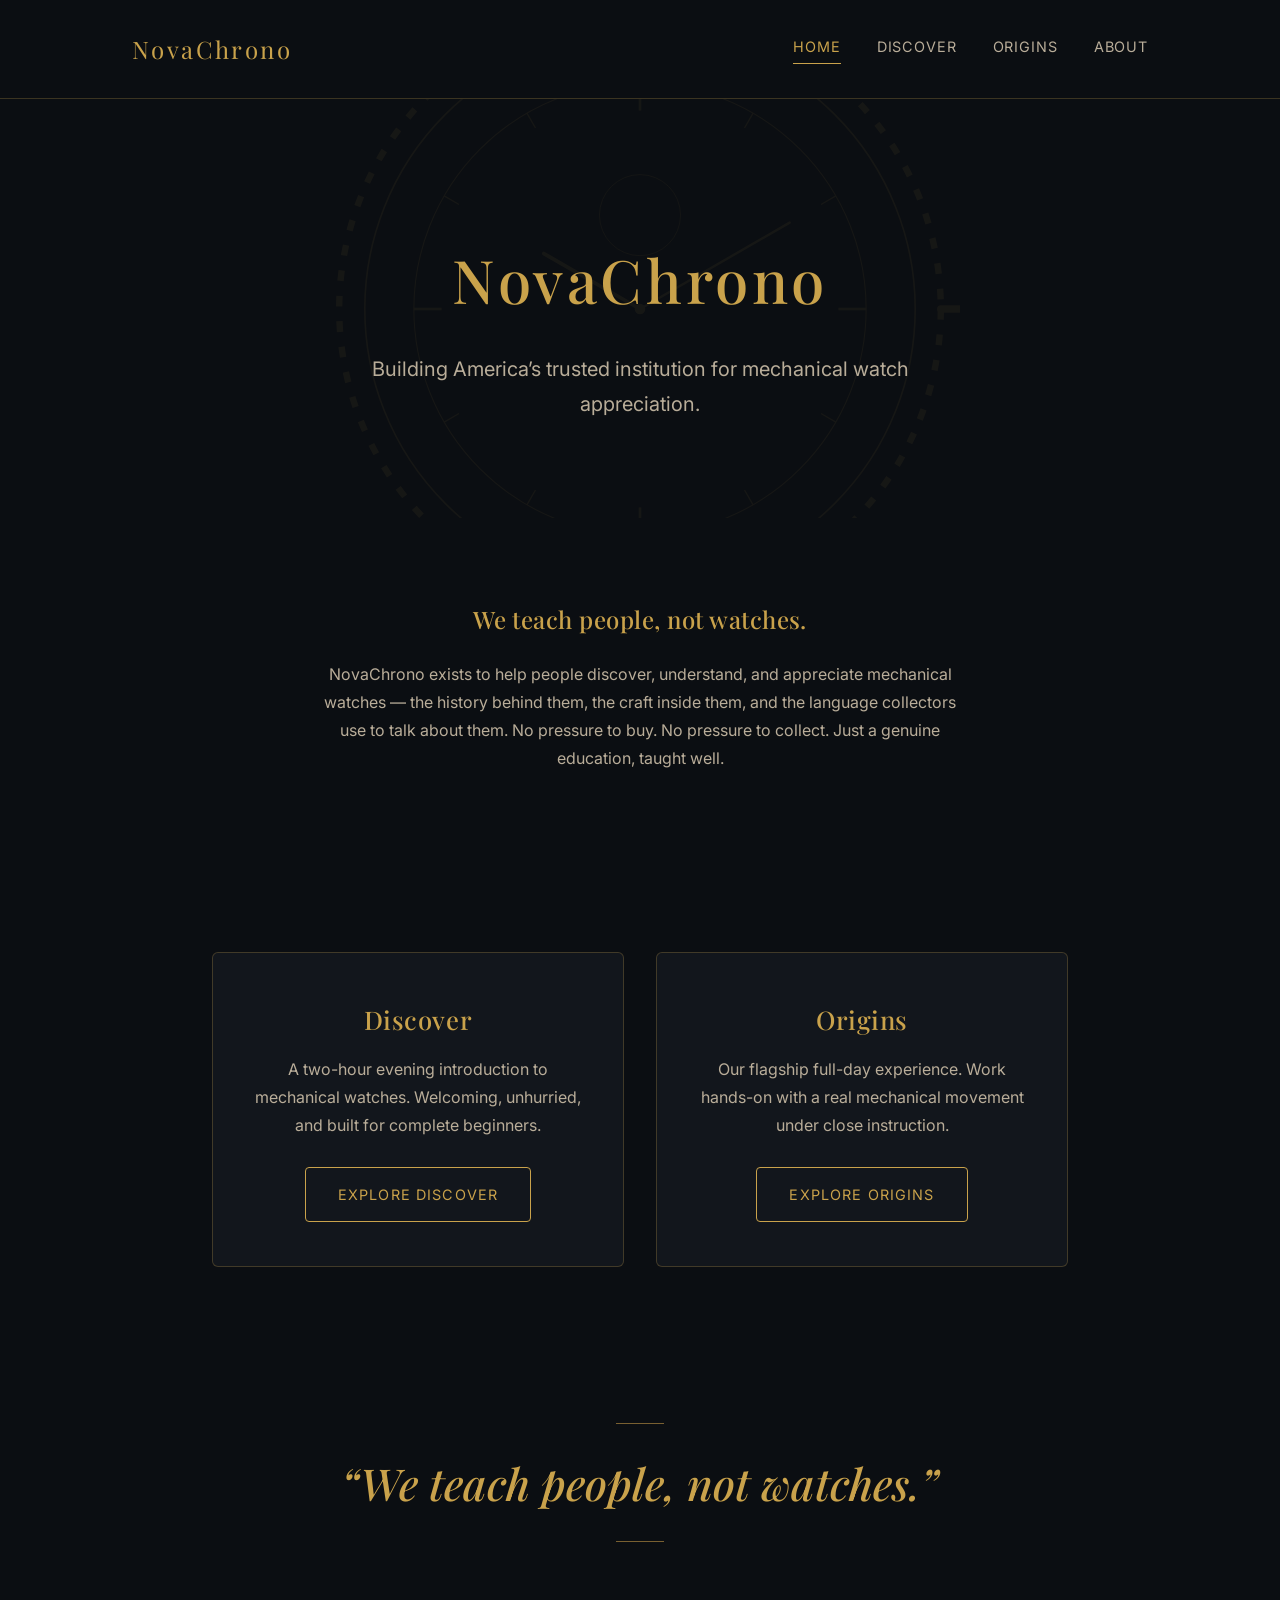
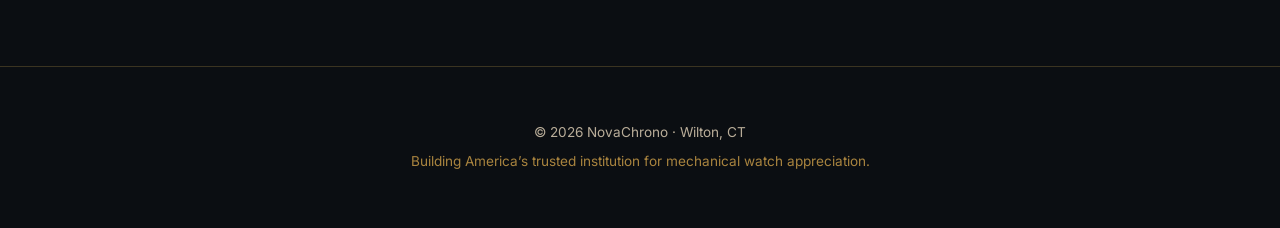
<file: index.html>
<!DOCTYPE html>
<html lang="en">
<head>
  <meta charset="UTF-8">
  <meta name="viewport" content="width=device-width, initial-scale=1.0">
  <title>NovaChrono | Mechanical Watch Education</title>
  <meta name="description" content="NovaChrono is America's independent home for mechanical watch appreciation — welcoming, hands-on education for curious beginners and collectors alike.">
  <link rel="icon" type="image/svg+xml" href="favicon.svg">
  <link rel="preconnect" href="https://fonts.googleapis.com">
  <link rel="preconnect" href="https://fonts.gstatic.com" crossorigin>
  <link href="https://fonts.googleapis.com/css2?family=Playfair+Display:wght@500;600;700&family=Inter:wght@400;500;600&display=swap" rel="stylesheet">
  <link rel="stylesheet" href="styles.css">
</head>
<body>

  <header class="site-header">
    <div class="container nav-wrap">
      <a href="index.html" class="logo">NovaChrono</a>
      <nav class="site-nav">
        <a href="index.html" class="active">Home</a>
        <a href="discover.html">Discover</a>
        <a href="origins.html">Origins</a>
        <a href="about.html">About</a>
      </nav>
    </div>
  </header>

  <main>
    <div class="hero">
      <svg class="hero-motif" viewBox="0 0 600 600" aria-hidden="true" focusable="false">
        <circle cx="300" cy="300" r="282" fill="none" stroke="currentColor" stroke-width="6" stroke-dasharray="10 14"/>
        <circle cx="300" cy="300" r="258" fill="none" stroke="currentColor" stroke-width="1.5"/>
        <circle cx="300" cy="300" r="212" fill="none" stroke="currentColor" stroke-width="1"/>
        <line x1="300" y1="114" x2="300" y2="88" stroke="currentColor" stroke-width="2.5"/>
        <line x1="398" y1="130.3" x2="406" y2="116.4" stroke="currentColor" stroke-width="1.25"/>
        <line x1="469.7" y1="202" x2="483.6" y2="194" stroke="currentColor" stroke-width="1.25"/>
        <line x1="486" y1="300" x2="512" y2="300" stroke="currentColor" stroke-width="2.5"/>
        <line x1="469.7" y1="398" x2="483.6" y2="406" stroke="currentColor" stroke-width="1.25"/>
        <line x1="398" y1="469.7" x2="406" y2="483.6" stroke="currentColor" stroke-width="1.25"/>
        <line x1="300" y1="486" x2="300" y2="512" stroke="currentColor" stroke-width="2.5"/>
        <line x1="202" y1="469.7" x2="194" y2="483.6" stroke="currentColor" stroke-width="1.25"/>
        <line x1="130.3" y1="398" x2="116.4" y2="406" stroke="currentColor" stroke-width="1.25"/>
        <line x1="114" y1="300" x2="88" y2="300" stroke="currentColor" stroke-width="2.5"/>
        <line x1="130.3" y1="202" x2="116.4" y2="194" stroke="currentColor" stroke-width="1.25"/>
        <line x1="202" y1="130.3" x2="194" y2="116.4" stroke="currentColor" stroke-width="1.25"/>
        <circle cx="300" cy="212" r="38" fill="none" stroke="currentColor" stroke-width="0.75"/>
        <line x1="300" y1="300" x2="209.9" y2="248" stroke="currentColor" stroke-width="3.5" stroke-linecap="round"/>
        <line x1="300" y1="300" x2="440.3" y2="219" stroke="currentColor" stroke-width="2.25" stroke-linecap="round"/>
        <circle cx="300" cy="300" r="5" fill="currentColor"/>
        <line x1="582" y1="300" x2="600" y2="300" stroke="currentColor" stroke-width="7" stroke-linecap="round"/>
      </svg>
      <h1>NovaChrono</h1>
      <p class="tagline">Building America&rsquo;s trusted institution for mechanical watch appreciation.</p>
    </div>

    <section class="section-narrow">
      <h2>We teach people, not watches.</h2>
      <p>
        NovaChrono exists to help people discover, understand, and appreciate mechanical
        watches &mdash; the history behind them, the craft inside them, and the language
        collectors use to talk about them. No pressure to buy. No pressure to collect.
        Just a genuine education, taught well.
      </p>
    </section>

    <section>
      <div class="card-grid">
        <div class="card">
          <h3>Discover</h3>
          <p>A two-hour evening introduction to mechanical watches. Welcoming, unhurried, and built for complete beginners.</p>
          <a href="discover.html" class="btn">Explore Discover</a>
        </div>
        <div class="card">
          <h3>Origins</h3>
          <p>Our flagship full-day experience. Work hands-on with a real mechanical movement under close instruction.</p>
          <a href="origins.html" class="btn">Explore Origins</a>
        </div>
      </div>
    </section>

    <section class="pull-quote">
      <blockquote>&ldquo;We teach people, not watches.&rdquo;</blockquote>
    </section>
  </main>

  <footer class="site-footer">
    <div class="container">
      <p>&copy; 2026 NovaChrono &middot; Wilton, CT</p>
      <p class="footer-tagline">Building America&rsquo;s trusted institution for mechanical watch appreciation.</p>
    </div>
  </footer>

</body>
</html>
</file>
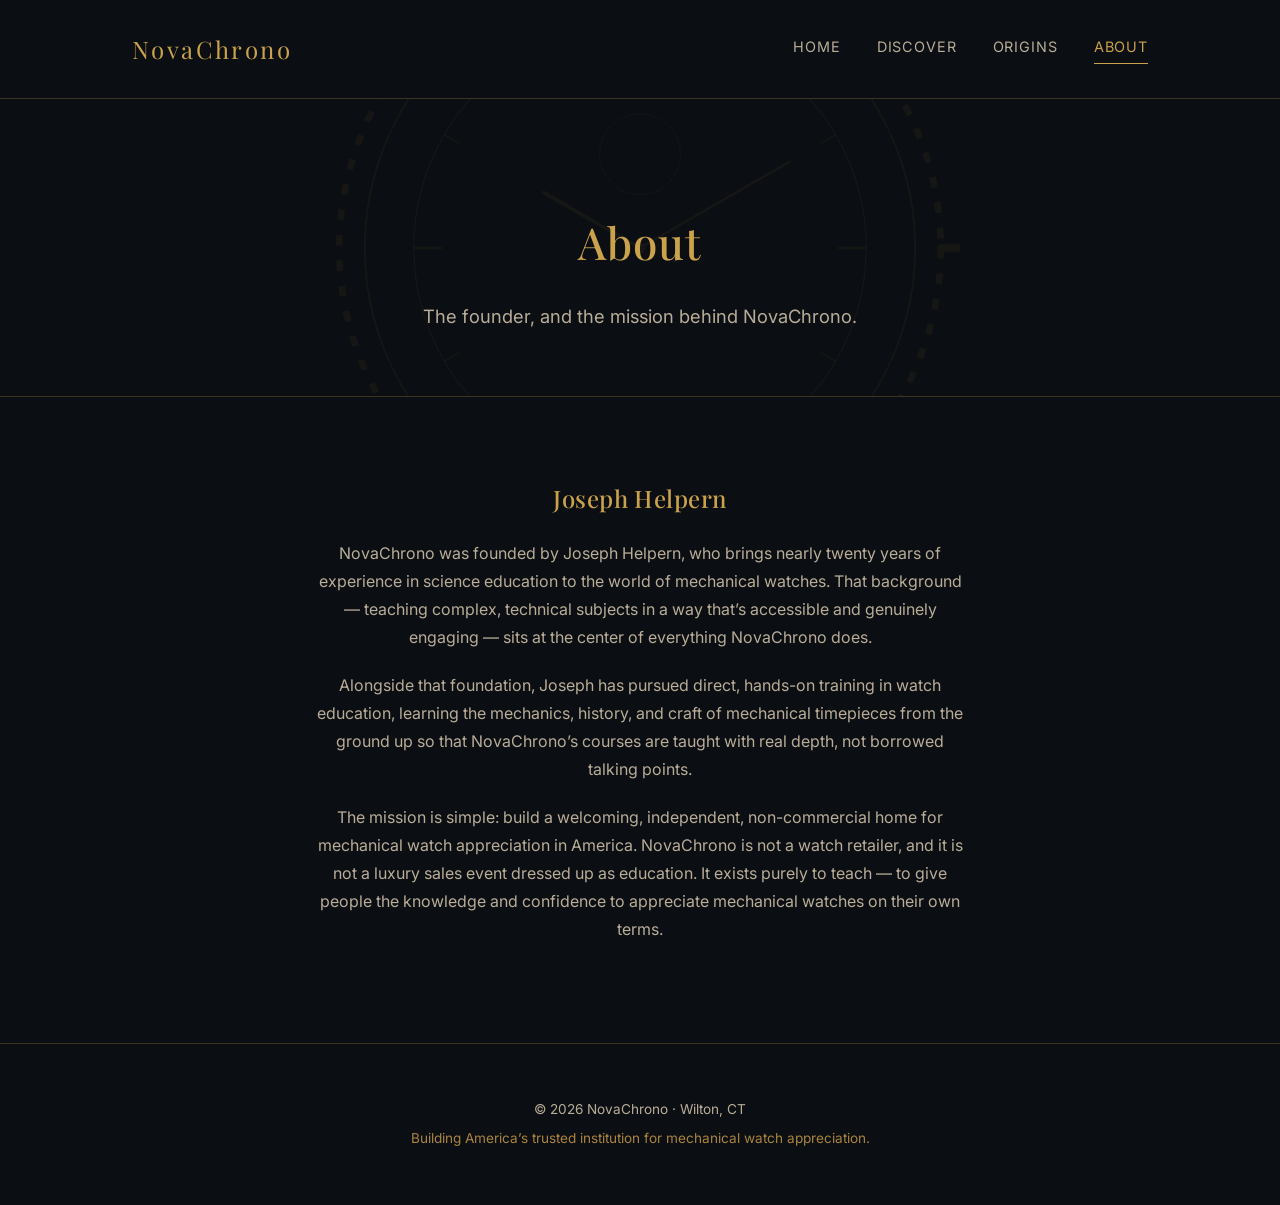
<file: about.html>
<!DOCTYPE html>
<html lang="en">
<head>
  <meta charset="UTF-8">
  <meta name="viewport" content="width=device-width, initial-scale=1.0">
  <title>About | NovaChrono</title>
  <meta name="description" content="Meet Joseph Helpern, founder of NovaChrono, and the mission behind building a welcoming, independent, non-commercial home for mechanical watch appreciation.">
  <link rel="icon" type="image/svg+xml" href="favicon.svg">
  <link rel="preconnect" href="https://fonts.googleapis.com">
  <link rel="preconnect" href="https://fonts.gstatic.com" crossorigin>
  <link href="https://fonts.googleapis.com/css2?family=Playfair+Display:wght@500;600;700&family=Inter:wght@400;500;600&display=swap" rel="stylesheet">
  <link rel="stylesheet" href="styles.css">
</head>
<body>

  <header class="site-header">
    <div class="container nav-wrap">
      <a href="index.html" class="logo">NovaChrono</a>
      <nav class="site-nav">
        <a href="index.html">Home</a>
        <a href="discover.html">Discover</a>
        <a href="origins.html">Origins</a>
        <a href="about.html" class="active">About</a>
      </nav>
    </div>
  </header>

  <main>
    <div class="page-hero">
      <svg class="page-hero-motif" viewBox="0 0 600 600" aria-hidden="true" focusable="false">
        <circle cx="300" cy="300" r="282" fill="none" stroke="currentColor" stroke-width="6" stroke-dasharray="10 14"/>
        <circle cx="300" cy="300" r="258" fill="none" stroke="currentColor" stroke-width="1.5"/>
        <circle cx="300" cy="300" r="212" fill="none" stroke="currentColor" stroke-width="1"/>
        <line x1="300" y1="114" x2="300" y2="88" stroke="currentColor" stroke-width="2.5"/>
        <line x1="398" y1="130.3" x2="406" y2="116.4" stroke="currentColor" stroke-width="1.25"/>
        <line x1="469.7" y1="202" x2="483.6" y2="194" stroke="currentColor" stroke-width="1.25"/>
        <line x1="486" y1="300" x2="512" y2="300" stroke="currentColor" stroke-width="2.5"/>
        <line x1="469.7" y1="398" x2="483.6" y2="406" stroke="currentColor" stroke-width="1.25"/>
        <line x1="398" y1="469.7" x2="406" y2="483.6" stroke="currentColor" stroke-width="1.25"/>
        <line x1="300" y1="486" x2="300" y2="512" stroke="currentColor" stroke-width="2.5"/>
        <line x1="202" y1="469.7" x2="194" y2="483.6" stroke="currentColor" stroke-width="1.25"/>
        <line x1="130.3" y1="398" x2="116.4" y2="406" stroke="currentColor" stroke-width="1.25"/>
        <line x1="114" y1="300" x2="88" y2="300" stroke="currentColor" stroke-width="2.5"/>
        <line x1="130.3" y1="202" x2="116.4" y2="194" stroke="currentColor" stroke-width="1.25"/>
        <line x1="202" y1="130.3" x2="194" y2="116.4" stroke="currentColor" stroke-width="1.25"/>
        <circle cx="300" cy="212" r="38" fill="none" stroke="currentColor" stroke-width="0.75"/>
        <line x1="300" y1="300" x2="209.9" y2="248" stroke="currentColor" stroke-width="3.5" stroke-linecap="round"/>
        <line x1="300" y1="300" x2="440.3" y2="219" stroke="currentColor" stroke-width="2.25" stroke-linecap="round"/>
        <circle cx="300" cy="300" r="5" fill="currentColor"/>
        <line x1="582" y1="300" x2="600" y2="300" stroke="currentColor" stroke-width="7" stroke-linecap="round"/>
      </svg>
      <h1>About</h1>
      <p class="subtitle">The founder, and the mission behind NovaChrono.</p>
    </div>

    <section class="section-narrow">
      <h2>Joseph Helpern</h2>
      <p>
        NovaChrono was founded by Joseph Helpern, who brings nearly twenty years of
        experience in science education to the world of mechanical watches. That
        background &mdash; teaching complex, technical subjects in a way that&rsquo;s
        accessible and genuinely engaging &mdash; sits at the center of everything
        NovaChrono does.
      </p>
      <p>
        Alongside that foundation, Joseph has pursued direct, hands-on training in
        watch education, learning the mechanics, history, and craft of mechanical
        timepieces from the ground up so that NovaChrono&rsquo;s courses are taught
        with real depth, not borrowed talking points.
      </p>
      <p>
        The mission is simple: build a welcoming, independent, non-commercial home
        for mechanical watch appreciation in America. NovaChrono is not a watch
        retailer, and it is not a luxury sales event dressed up as education. It
        exists purely to teach &mdash; to give people the knowledge and confidence
        to appreciate mechanical watches on their own terms.
      </p>
    </section>
  </main>

  <footer class="site-footer">
    <div class="container">
      <p>&copy; 2026 NovaChrono &middot; Wilton, CT</p>
      <p class="footer-tagline">Building America&rsquo;s trusted institution for mechanical watch appreciation.</p>
    </div>
  </footer>

</body>
</html>
</file>
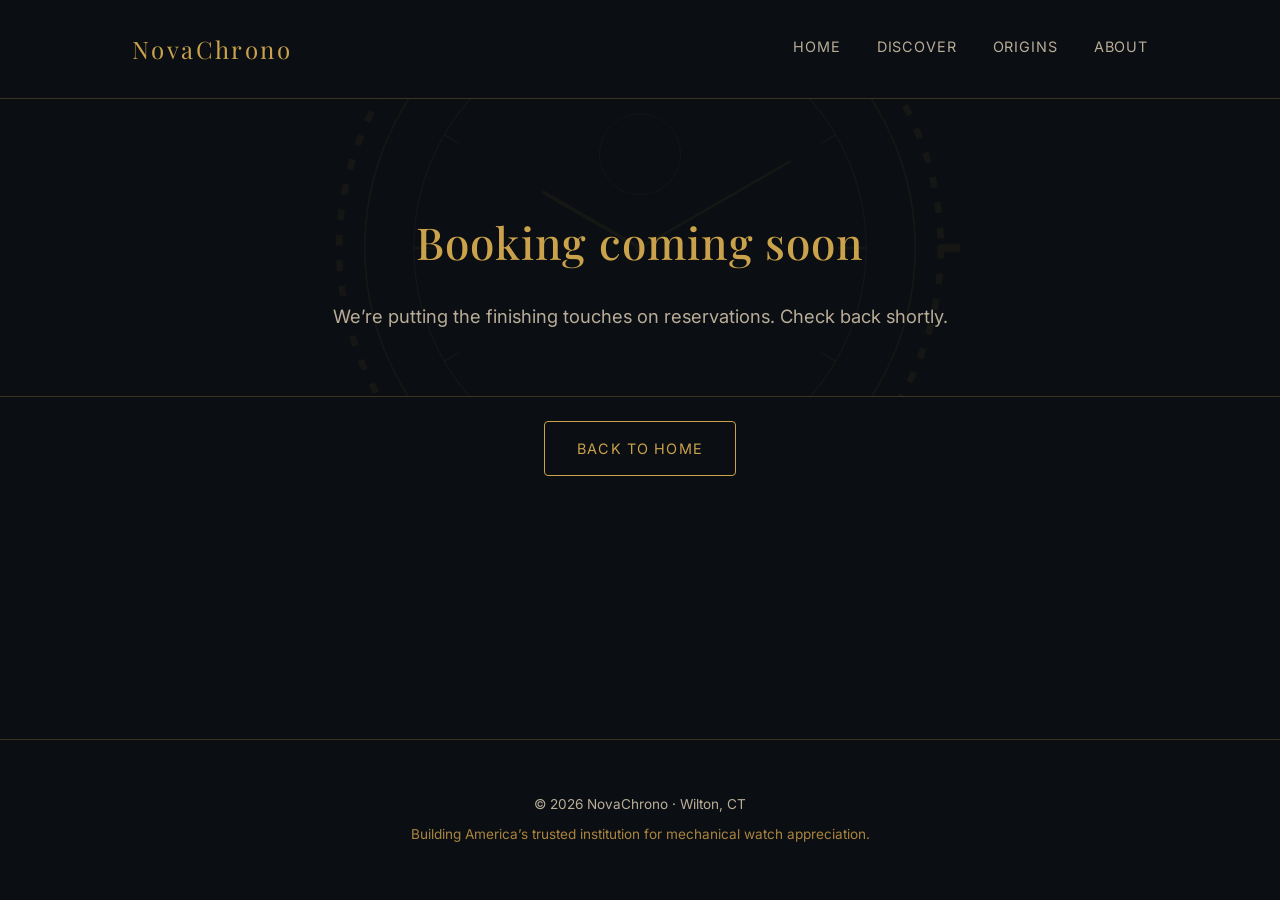
<file: book.html>
<!DOCTYPE html>
<html lang="en">
<head>
  <meta charset="UTF-8">
  <meta name="viewport" content="width=device-width, initial-scale=1.0">
  <title>Book | NovaChrono</title>
  <meta name="description" content="Booking for NovaChrono's Discover and Origins experiences is coming soon.">
  <link rel="icon" type="image/svg+xml" href="favicon.svg">
  <link rel="preconnect" href="https://fonts.googleapis.com">
  <link rel="preconnect" href="https://fonts.gstatic.com" crossorigin>
  <link href="https://fonts.googleapis.com/css2?family=Playfair+Display:wght@500;600;700&family=Inter:wght@400;500;600&display=swap" rel="stylesheet">
  <link rel="stylesheet" href="styles.css">
</head>
<body>

  <header class="site-header">
    <div class="container nav-wrap">
      <a href="index.html" class="logo">NovaChrono</a>
      <nav class="site-nav">
        <a href="index.html">Home</a>
        <a href="discover.html">Discover</a>
        <a href="origins.html">Origins</a>
        <a href="about.html">About</a>
      </nav>
    </div>
  </header>

  <main>
    <div class="page-hero">
      <svg class="page-hero-motif" viewBox="0 0 600 600" aria-hidden="true" focusable="false">
        <circle cx="300" cy="300" r="282" fill="none" stroke="currentColor" stroke-width="6" stroke-dasharray="10 14"/>
        <circle cx="300" cy="300" r="258" fill="none" stroke="currentColor" stroke-width="1.5"/>
        <circle cx="300" cy="300" r="212" fill="none" stroke="currentColor" stroke-width="1"/>
        <line x1="300" y1="114" x2="300" y2="88" stroke="currentColor" stroke-width="2.5"/>
        <line x1="398" y1="130.3" x2="406" y2="116.4" stroke="currentColor" stroke-width="1.25"/>
        <line x1="469.7" y1="202" x2="483.6" y2="194" stroke="currentColor" stroke-width="1.25"/>
        <line x1="486" y1="300" x2="512" y2="300" stroke="currentColor" stroke-width="2.5"/>
        <line x1="469.7" y1="398" x2="483.6" y2="406" stroke="currentColor" stroke-width="1.25"/>
        <line x1="398" y1="469.7" x2="406" y2="483.6" stroke="currentColor" stroke-width="1.25"/>
        <line x1="300" y1="486" x2="300" y2="512" stroke="currentColor" stroke-width="2.5"/>
        <line x1="202" y1="469.7" x2="194" y2="483.6" stroke="currentColor" stroke-width="1.25"/>
        <line x1="130.3" y1="398" x2="116.4" y2="406" stroke="currentColor" stroke-width="1.25"/>
        <line x1="114" y1="300" x2="88" y2="300" stroke="currentColor" stroke-width="2.5"/>
        <line x1="130.3" y1="202" x2="116.4" y2="194" stroke="currentColor" stroke-width="1.25"/>
        <line x1="202" y1="130.3" x2="194" y2="116.4" stroke="currentColor" stroke-width="1.25"/>
        <circle cx="300" cy="212" r="38" fill="none" stroke="currentColor" stroke-width="0.75"/>
        <line x1="300" y1="300" x2="209.9" y2="248" stroke="currentColor" stroke-width="3.5" stroke-linecap="round"/>
        <line x1="300" y1="300" x2="440.3" y2="219" stroke="currentColor" stroke-width="2.25" stroke-linecap="round"/>
        <circle cx="300" cy="300" r="5" fill="currentColor"/>
        <line x1="582" y1="300" x2="600" y2="300" stroke="currentColor" stroke-width="7" stroke-linecap="round"/>
      </svg>
      <h1>Booking coming soon</h1>
      <p class="subtitle">We&rsquo;re putting the finishing touches on reservations. Check back shortly.</p>
    </div>

    <div class="cta-row">
      <a href="index.html" class="btn">Back to Home</a>
    </div>
  </main>

  <footer class="site-footer">
    <div class="container">
      <p>&copy; 2026 NovaChrono &middot; Wilton, CT</p>
      <p class="footer-tagline">Building America&rsquo;s trusted institution for mechanical watch appreciation.</p>
    </div>
  </footer>

</body>
</html>
</file>
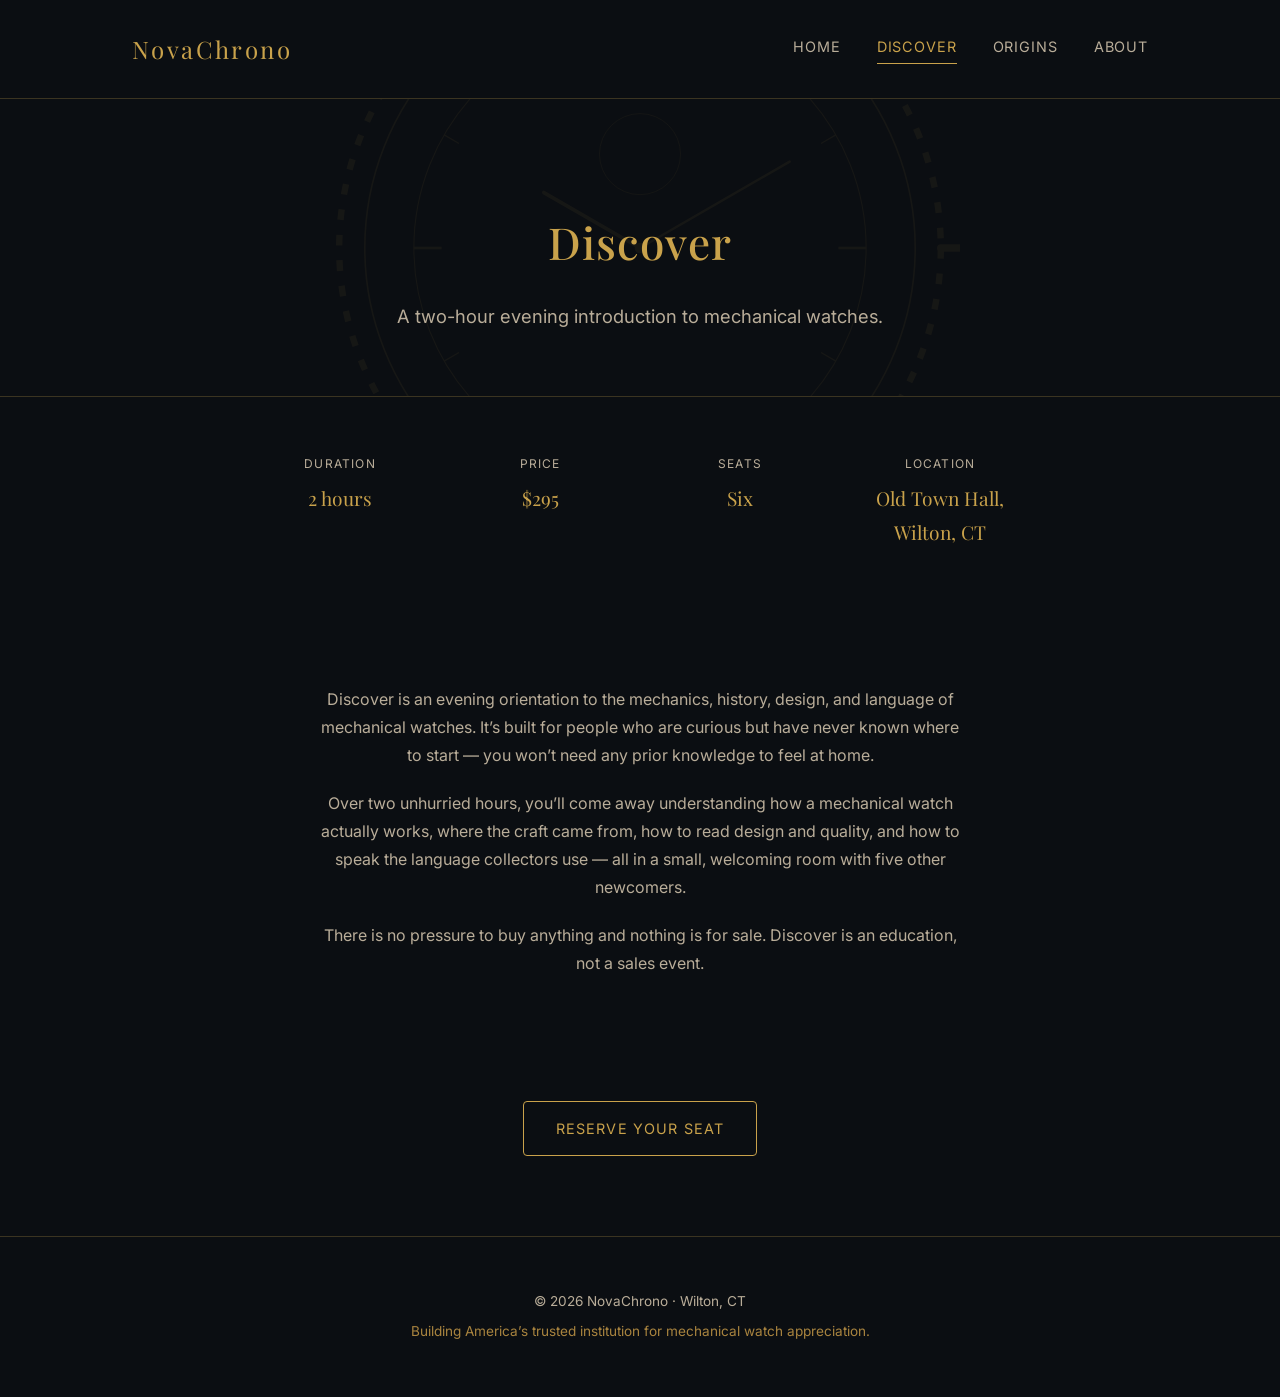
<file: discover.html>
<!DOCTYPE html>
<html lang="en">
<head>
  <meta charset="UTF-8">
  <meta name="viewport" content="width=device-width, initial-scale=1.0">
  <title>Discover | NovaChrono</title>
  <meta name="description" content="Discover is a two-hour evening introduction to mechanical watches in Wilton, CT — an approachable orientation to the mechanics, history, and language of watches.">
  <link rel="icon" type="image/svg+xml" href="favicon.svg">
  <link rel="preconnect" href="https://fonts.googleapis.com">
  <link rel="preconnect" href="https://fonts.gstatic.com" crossorigin>
  <link href="https://fonts.googleapis.com/css2?family=Playfair+Display:wght@500;600;700&family=Inter:wght@400;500;600&display=swap" rel="stylesheet">
  <link rel="stylesheet" href="styles.css">
</head>
<body>

  <header class="site-header">
    <div class="container nav-wrap">
      <a href="index.html" class="logo">NovaChrono</a>
      <nav class="site-nav">
        <a href="index.html">Home</a>
        <a href="discover.html" class="active">Discover</a>
        <a href="origins.html">Origins</a>
        <a href="about.html">About</a>
      </nav>
    </div>
  </header>

  <main>
    <div class="page-hero">
      <svg class="page-hero-motif" viewBox="0 0 600 600" aria-hidden="true" focusable="false">
        <circle cx="300" cy="300" r="282" fill="none" stroke="currentColor" stroke-width="6" stroke-dasharray="10 14"/>
        <circle cx="300" cy="300" r="258" fill="none" stroke="currentColor" stroke-width="1.5"/>
        <circle cx="300" cy="300" r="212" fill="none" stroke="currentColor" stroke-width="1"/>
        <line x1="300" y1="114" x2="300" y2="88" stroke="currentColor" stroke-width="2.5"/>
        <line x1="398" y1="130.3" x2="406" y2="116.4" stroke="currentColor" stroke-width="1.25"/>
        <line x1="469.7" y1="202" x2="483.6" y2="194" stroke="currentColor" stroke-width="1.25"/>
        <line x1="486" y1="300" x2="512" y2="300" stroke="currentColor" stroke-width="2.5"/>
        <line x1="469.7" y1="398" x2="483.6" y2="406" stroke="currentColor" stroke-width="1.25"/>
        <line x1="398" y1="469.7" x2="406" y2="483.6" stroke="currentColor" stroke-width="1.25"/>
        <line x1="300" y1="486" x2="300" y2="512" stroke="currentColor" stroke-width="2.5"/>
        <line x1="202" y1="469.7" x2="194" y2="483.6" stroke="currentColor" stroke-width="1.25"/>
        <line x1="130.3" y1="398" x2="116.4" y2="406" stroke="currentColor" stroke-width="1.25"/>
        <line x1="114" y1="300" x2="88" y2="300" stroke="currentColor" stroke-width="2.5"/>
        <line x1="130.3" y1="202" x2="116.4" y2="194" stroke="currentColor" stroke-width="1.25"/>
        <line x1="202" y1="130.3" x2="194" y2="116.4" stroke="currentColor" stroke-width="1.25"/>
        <circle cx="300" cy="212" r="38" fill="none" stroke="currentColor" stroke-width="0.75"/>
        <line x1="300" y1="300" x2="209.9" y2="248" stroke="currentColor" stroke-width="3.5" stroke-linecap="round"/>
        <line x1="300" y1="300" x2="440.3" y2="219" stroke="currentColor" stroke-width="2.25" stroke-linecap="round"/>
        <circle cx="300" cy="300" r="5" fill="currentColor"/>
        <line x1="582" y1="300" x2="600" y2="300" stroke="currentColor" stroke-width="7" stroke-linecap="round"/>
      </svg>
      <h1>Discover</h1>
      <p class="subtitle">A two-hour evening introduction to mechanical watches.</p>
    </div>

    <div class="detail-grid">
      <div class="detail-item">
        <span class="label">Duration</span>
        <span class="value">2 hours</span>
      </div>
      <div class="detail-item">
        <span class="label">Price</span>
        <span class="value">$295</span>
      </div>
      <div class="detail-item">
        <span class="label">Seats</span>
        <span class="value">Six</span>
      </div>
      <div class="detail-item">
        <span class="label">Location</span>
        <span class="value">Old Town Hall, Wilton, CT</span>
      </div>
    </div>

    <section class="section-narrow">
      <p>
        Discover is an evening orientation to the mechanics, history, design, and
        language of mechanical watches. It&rsquo;s built for people who are curious
        but have never known where to start &mdash; you won&rsquo;t need any prior
        knowledge to feel at home.
      </p>
      <p>
        Over two unhurried hours, you&rsquo;ll come away understanding how a mechanical
        watch actually works, where the craft came from, how to read design and quality,
        and how to speak the language collectors use &mdash; all in a small, welcoming
        room with five other newcomers.
      </p>
      <p>
        There is no pressure to buy anything and nothing is for sale. Discover is an
        education, not a sales event.
      </p>
    </section>

    <div class="cta-row">
      <a href="book.html" class="btn">Reserve your seat</a>
    </div>
  </main>

  <footer class="site-footer">
    <div class="container">
      <p>&copy; 2026 NovaChrono &middot; Wilton, CT</p>
      <p class="footer-tagline">Building America&rsquo;s trusted institution for mechanical watch appreciation.</p>
    </div>
  </footer>

</body>
</html>
</file>
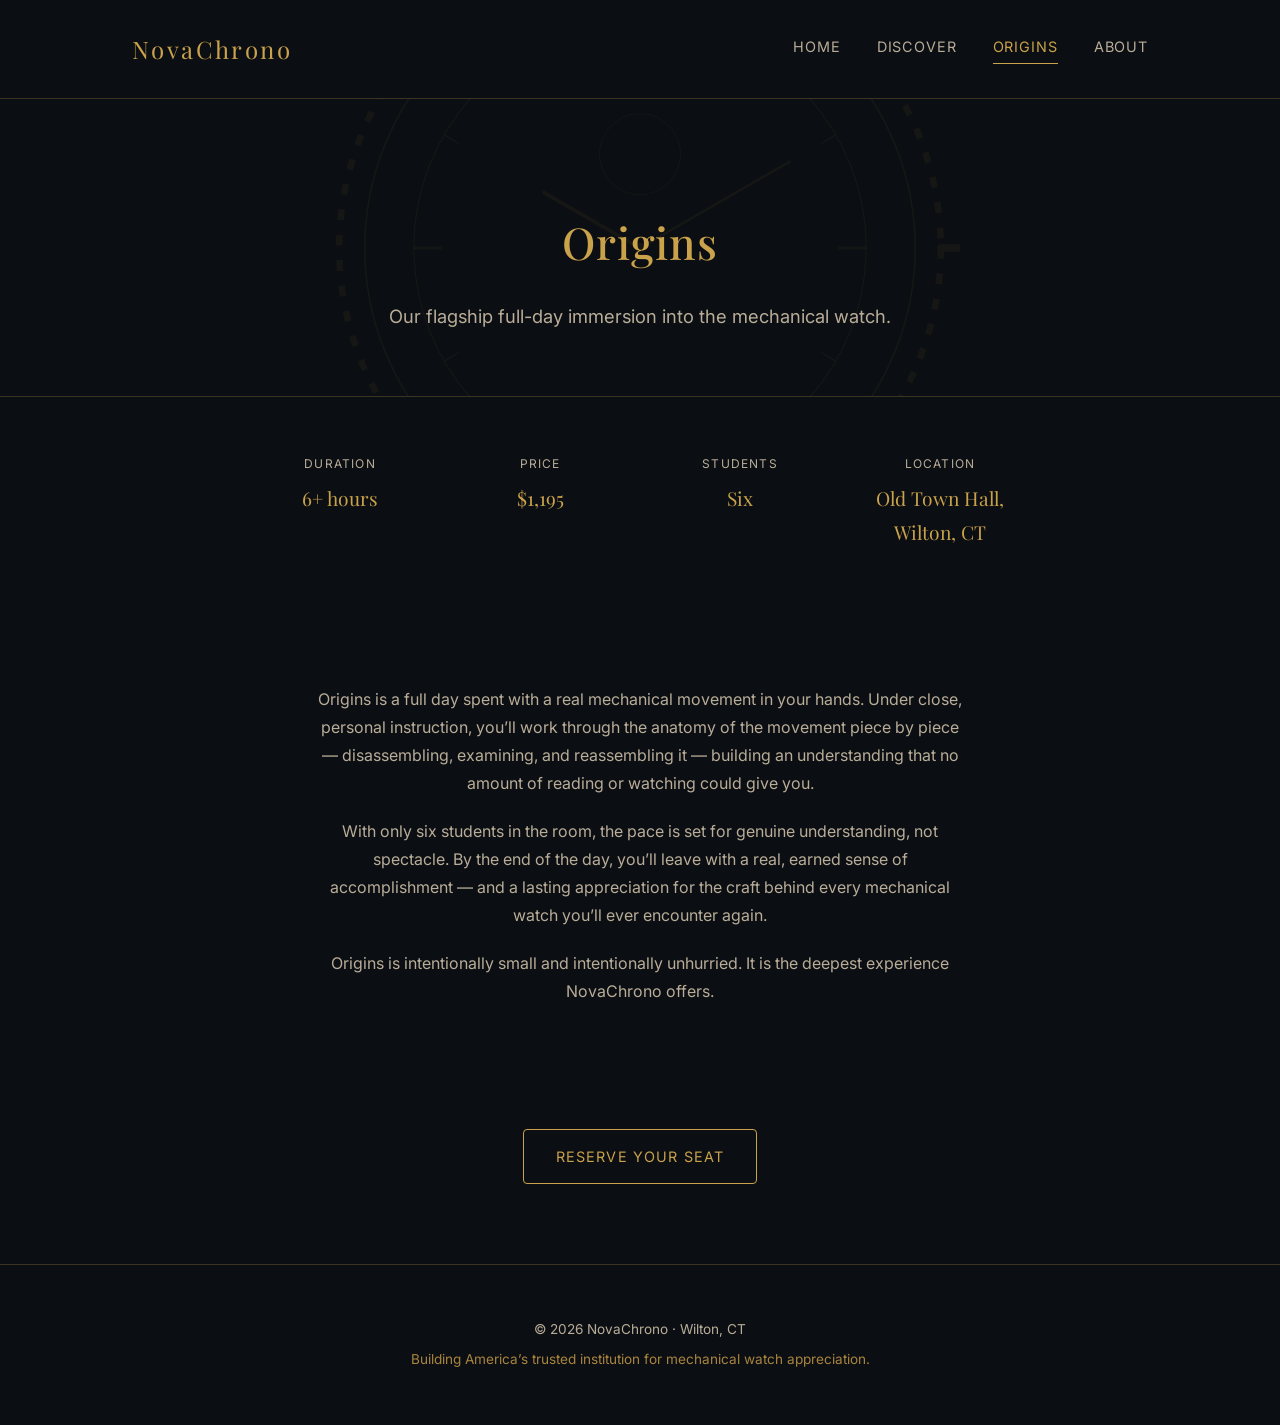
<file: origins.html>
<!DOCTYPE html>
<html lang="en">
<head>
  <meta charset="UTF-8">
  <meta name="viewport" content="width=device-width, initial-scale=1.0">
  <title>Origins | NovaChrono</title>
  <meta name="description" content="Origins is NovaChrono's full-day, hands-on deep dive into a real mechanical movement — six students, close instruction, a genuine sense of accomplishment.">
  <link rel="icon" type="image/svg+xml" href="favicon.svg">
  <link rel="preconnect" href="https://fonts.googleapis.com">
  <link rel="preconnect" href="https://fonts.gstatic.com" crossorigin>
  <link href="https://fonts.googleapis.com/css2?family=Playfair+Display:wght@500;600;700&family=Inter:wght@400;500;600&display=swap" rel="stylesheet">
  <link rel="stylesheet" href="styles.css">
</head>
<body>

  <header class="site-header">
    <div class="container nav-wrap">
      <a href="index.html" class="logo">NovaChrono</a>
      <nav class="site-nav">
        <a href="index.html">Home</a>
        <a href="discover.html">Discover</a>
        <a href="origins.html" class="active">Origins</a>
        <a href="about.html">About</a>
      </nav>
    </div>
  </header>

  <main>
    <div class="page-hero">
      <svg class="page-hero-motif" viewBox="0 0 600 600" aria-hidden="true" focusable="false">
        <circle cx="300" cy="300" r="282" fill="none" stroke="currentColor" stroke-width="6" stroke-dasharray="10 14"/>
        <circle cx="300" cy="300" r="258" fill="none" stroke="currentColor" stroke-width="1.5"/>
        <circle cx="300" cy="300" r="212" fill="none" stroke="currentColor" stroke-width="1"/>
        <line x1="300" y1="114" x2="300" y2="88" stroke="currentColor" stroke-width="2.5"/>
        <line x1="398" y1="130.3" x2="406" y2="116.4" stroke="currentColor" stroke-width="1.25"/>
        <line x1="469.7" y1="202" x2="483.6" y2="194" stroke="currentColor" stroke-width="1.25"/>
        <line x1="486" y1="300" x2="512" y2="300" stroke="currentColor" stroke-width="2.5"/>
        <line x1="469.7" y1="398" x2="483.6" y2="406" stroke="currentColor" stroke-width="1.25"/>
        <line x1="398" y1="469.7" x2="406" y2="483.6" stroke="currentColor" stroke-width="1.25"/>
        <line x1="300" y1="486" x2="300" y2="512" stroke="currentColor" stroke-width="2.5"/>
        <line x1="202" y1="469.7" x2="194" y2="483.6" stroke="currentColor" stroke-width="1.25"/>
        <line x1="130.3" y1="398" x2="116.4" y2="406" stroke="currentColor" stroke-width="1.25"/>
        <line x1="114" y1="300" x2="88" y2="300" stroke="currentColor" stroke-width="2.5"/>
        <line x1="130.3" y1="202" x2="116.4" y2="194" stroke="currentColor" stroke-width="1.25"/>
        <line x1="202" y1="130.3" x2="194" y2="116.4" stroke="currentColor" stroke-width="1.25"/>
        <circle cx="300" cy="212" r="38" fill="none" stroke="currentColor" stroke-width="0.75"/>
        <line x1="300" y1="300" x2="209.9" y2="248" stroke="currentColor" stroke-width="3.5" stroke-linecap="round"/>
        <line x1="300" y1="300" x2="440.3" y2="219" stroke="currentColor" stroke-width="2.25" stroke-linecap="round"/>
        <circle cx="300" cy="300" r="5" fill="currentColor"/>
        <line x1="582" y1="300" x2="600" y2="300" stroke="currentColor" stroke-width="7" stroke-linecap="round"/>
      </svg>
      <h1>Origins</h1>
      <p class="subtitle">Our flagship full-day immersion into the mechanical watch.</p>
    </div>

    <div class="detail-grid">
      <div class="detail-item">
        <span class="label">Duration</span>
        <span class="value">6+ hours</span>
      </div>
      <div class="detail-item">
        <span class="label">Price</span>
        <span class="value">$1,195</span>
      </div>
      <div class="detail-item">
        <span class="label">Students</span>
        <span class="value">Six</span>
      </div>
      <div class="detail-item">
        <span class="label">Location</span>
        <span class="value">Old Town Hall, Wilton, CT</span>
      </div>
    </div>

    <section class="section-narrow">
      <p>
        Origins is a full day spent with a real mechanical movement in your hands.
        Under close, personal instruction, you&rsquo;ll work through the anatomy of
        the movement piece by piece &mdash; disassembling, examining, and reassembling
        it &mdash; building an understanding that no amount of reading or watching
        could give you.
      </p>
      <p>
        With only six students in the room, the pace is set for genuine understanding,
        not spectacle. By the end of the day, you&rsquo;ll leave with a real, earned
        sense of accomplishment &mdash; and a lasting appreciation for the craft behind
        every mechanical watch you&rsquo;ll ever encounter again.
      </p>
      <p>
        Origins is intentionally small and intentionally unhurried. It is the deepest
        experience NovaChrono offers.
      </p>
    </section>

    <div class="cta-row">
      <a href="book.html" class="btn">Reserve your seat</a>
    </div>
  </main>

  <footer class="site-footer">
    <div class="container">
      <p>&copy; 2026 NovaChrono &middot; Wilton, CT</p>
      <p class="footer-tagline">Building America&rsquo;s trusted institution for mechanical watch appreciation.</p>
    </div>
  </footer>

</body>
</html>
</file>
<file: styles.css>
/* NovaChrono — shared styles */

:root {
  --bg: #0b0e12;
  --bg-panel: #12161c;
  --bg-panel-alt: #161b22;
  --text: #f2e9dc;
  --text-muted: #b9ad99;
  --gold: #c9a24b;
  --gold-soft: #a9843f;
  --gold-bright: #ddb865;
  --border: rgba(201, 162, 75, 0.25);
  --font-display: 'Playfair Display', Georgia, 'Times New Roman', serif;
  --font-body: 'Inter', -apple-system, BlinkMacSystemFont, 'Segoe UI', sans-serif;
}

* {
  box-sizing: border-box;
}

html, body {
  margin: 0;
  padding: 0;
}

body {
  background-color: var(--bg);
  color: var(--text);
  font-family: var(--font-body);
  font-weight: 400;
  line-height: 1.75;
  display: flex;
  flex-direction: column;
  min-height: 100vh;
}

.container {
  width: 100%;
  max-width: 1080px;
  margin: 0 auto;
  padding: 0 2rem;
}

a {
  color: var(--gold);
  text-decoration: none;
  transition: color 200ms ease;
}

a:hover {
  color: var(--text);
}

h1, h2, h3 {
  font-family: var(--font-display);
  color: var(--gold);
  font-weight: 500;
  letter-spacing: 0.02em;
  margin: 0 0 1.25rem 0;
}

p {
  color: var(--text-muted);
  margin: 0 0 1.25rem 0;
}

/* Header / Nav */

.site-header {
  border-bottom: 1px solid var(--border);
}

.nav-wrap {
  display: flex;
  align-items: center;
  justify-content: space-between;
  flex-wrap: wrap;
  gap: 1.25rem;
  padding: 1.75rem 2rem;
}

.logo {
  font-family: var(--font-display);
  font-size: 1.5rem;
  letter-spacing: 0.1em;
  color: var(--gold);
}

.logo:hover {
  color: var(--gold-bright);
}

.site-nav {
  display: flex;
  gap: 2.25rem;
  flex-wrap: wrap;
}

.site-nav a {
  color: var(--text-muted);
  font-size: 0.9rem;
  letter-spacing: 0.06em;
  text-transform: uppercase;
  position: relative;
  padding-bottom: 0.25rem;
}

.site-nav a::after {
  content: "";
  position: absolute;
  left: 0;
  right: 100%;
  bottom: 0;
  height: 1px;
  background-color: var(--gold);
  transition: right 200ms ease;
}

.site-nav a:hover,
.site-nav a.active {
  color: var(--gold);
}

.site-nav a:hover::after,
.site-nav a.active::after {
  right: 0;
}

/* Main content */

main {
  flex: 1;
}

.hero {
  position: relative;
  text-align: center;
  padding: 8rem 2rem 6rem 2rem;
  overflow: hidden;
}

.hero-motif,
.page-hero-motif {
  position: absolute;
  top: 50%;
  left: 50%;
  width: 640px;
  height: 640px;
  max-width: 90vw;
  transform: translate(-50%, -50%);
  color: var(--gold);
  opacity: 0.06;
  pointer-events: none;
  z-index: 0;
}

.hero > *:not(svg),
.page-hero > *:not(svg) {
  position: relative;
  z-index: 1;
}

.hero h1 {
  font-size: 3.75rem;
  letter-spacing: 0.06em;
}

.hero .tagline {
  font-size: 1.25rem;
  max-width: 640px;
  margin: 0 auto;
}

.page-hero {
  position: relative;
  text-align: center;
  padding: 6.5rem 2rem 4rem 2rem;
  border-bottom: 1px solid var(--border);
  overflow: hidden;
}

.page-hero h1 {
  font-size: 2.75rem;
}

.page-hero .subtitle {
  font-size: 1.15rem;
  max-width: 620px;
  margin: 0 auto;
  color: var(--text-muted);
}

section {
  padding: 5rem 2rem;
}

.section-narrow {
  max-width: 720px;
  margin: 0 auto;
}

.section-narrow h2 {
  text-align: center;
}

.section-narrow > p {
  text-align: center;
}

/* Pull quote */

.pull-quote {
  padding: 3rem 2rem 6rem 2rem;
  text-align: center;
}

.pull-quote blockquote {
  max-width: 780px;
  margin: 0 auto;
  font-family: var(--font-display);
  font-style: italic;
  font-weight: 500;
  font-size: clamp(1.75rem, 4vw, 2.75rem);
  line-height: 1.4;
  color: var(--gold);
  position: relative;
}

.pull-quote blockquote::before,
.pull-quote blockquote::after {
  content: "";
  display: block;
  width: 48px;
  height: 1px;
  background-color: var(--gold-soft);
  margin: 1.75rem auto;
  opacity: 0.7;
}

/* Cards */

.card-grid {
  display: grid;
  grid-template-columns: 1fr 1fr;
  gap: 2rem;
  max-width: 920px;
  margin: 0 auto;
  padding: 0 2rem;
}

.card {
  background-color: var(--bg-panel);
  border: 1px solid var(--border);
  border-radius: 6px;
  padding: 2.75rem 2.25rem;
  text-align: center;
  transition: border-color 200ms ease, transform 200ms ease, box-shadow 200ms ease;
}

.card:hover {
  border-color: var(--gold-soft);
  transform: translateY(-4px);
  box-shadow: 0 12px 30px rgba(0, 0, 0, 0.35), 0 0 24px rgba(201, 162, 75, 0.12);
}

.card h3 {
  font-size: 1.6rem;
  margin-bottom: 0.85rem;
}

.card p {
  margin-bottom: 1.75rem;
}

/* Buttons */

.btn {
  display: inline-block;
  border: 1px solid var(--gold);
  color: var(--gold);
  padding: 0.85rem 2rem;
  border-radius: 4px;
  font-size: 0.9rem;
  letter-spacing: 0.08em;
  text-transform: uppercase;
  transition: background-color 200ms ease, color 200ms ease, transform 200ms ease, box-shadow 200ms ease;
}

.btn:hover {
  background-color: var(--gold);
  color: var(--bg);
  transform: translateY(-2px);
  box-shadow: 0 8px 20px rgba(201, 162, 75, 0.3);
}

/* Experience detail pages */

.detail-grid {
  display: grid;
  grid-template-columns: repeat(4, 1fr);
  gap: 1.5rem;
  max-width: 840px;
  margin: 3.5rem auto;
  padding: 0 2rem;
  text-align: center;
}

.detail-item .label {
  display: block;
  font-size: 0.75rem;
  letter-spacing: 0.1em;
  text-transform: uppercase;
  color: var(--text-muted);
  margin-bottom: 0.5rem;
}

.detail-item .value {
  font-family: var(--font-display);
  color: var(--gold);
  font-size: 1.2rem;
}

.cta-row {
  text-align: center;
  padding: 1.5rem 2rem 5rem 2rem;
}

/* Footer */

.site-footer {
  border-top: 1px solid var(--border);
  padding: 3rem 2rem;
  text-align: center;
}

.site-footer p {
  margin: 0.35rem 0;
  font-size: 0.85rem;
  color: var(--text-muted);
}

.site-footer .footer-tagline {
  color: var(--gold-soft);
}

/* Responsive */

@media (max-width: 640px) {
  .hero {
    padding: 5.5rem 1.5rem 4rem 1.5rem;
  }

  .hero h1 {
    font-size: 2.5rem;
  }

  .page-hero {
    padding: 4.5rem 1.5rem 3rem 1.5rem;
  }

  .page-hero h1 {
    font-size: 2.1rem;
  }

  section {
    padding: 3.5rem 1.5rem;
  }

  .card-grid {
    grid-template-columns: 1fr;
  }

  .detail-grid {
    grid-template-columns: 1fr 1fr;
  }

  .nav-wrap {
    justify-content: center;
    text-align: center;
  }

  .pull-quote blockquote {
    font-size: 1.5rem;
  }
}
</file>
